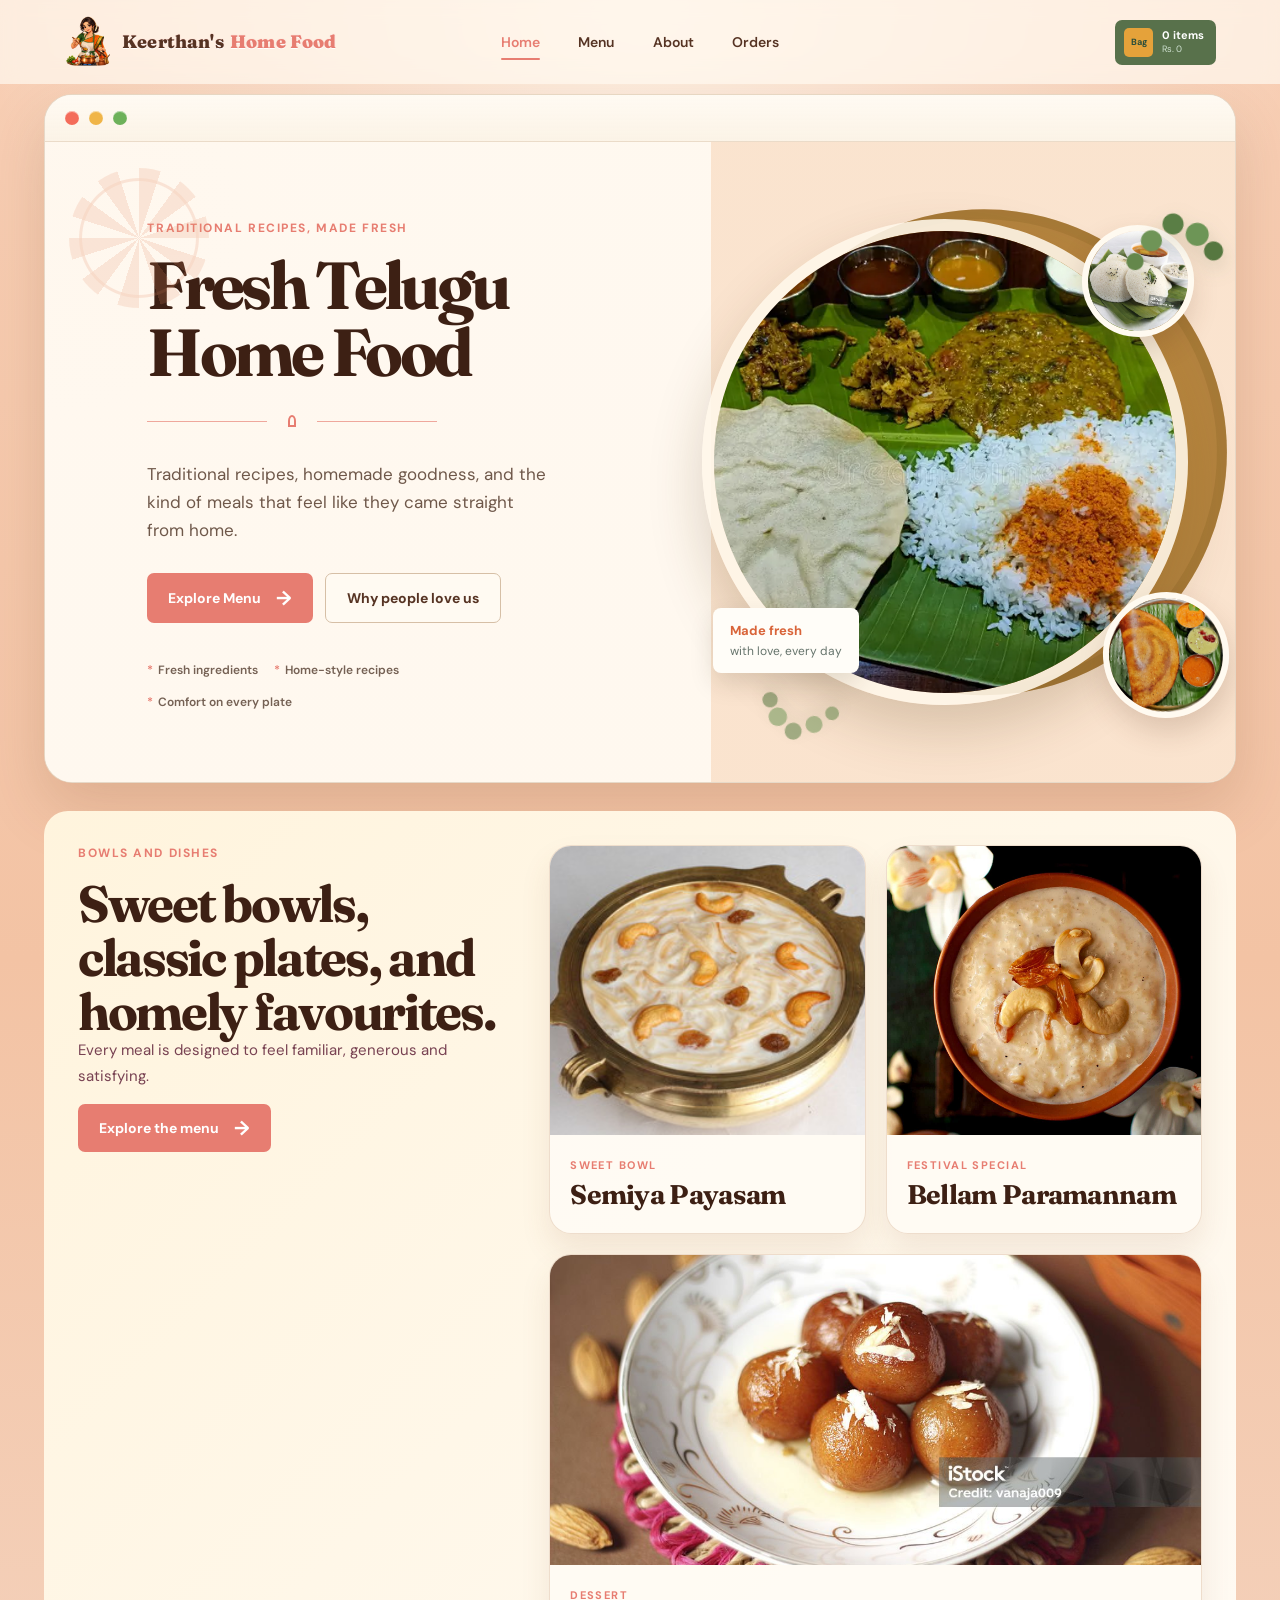
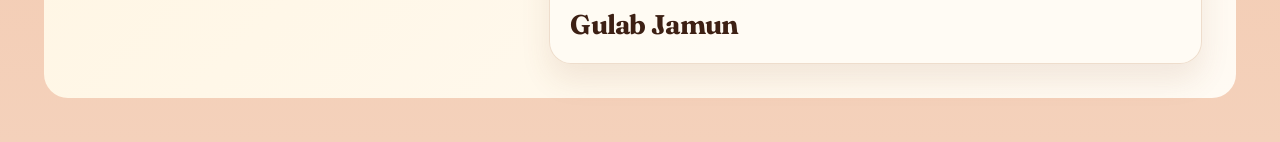
<file: index.html>
<!DOCTYPE html>
<html lang="en">
<head>
  <meta charset="UTF-8">
  <meta name="viewport" content="width=device-width, initial-scale=1.0">
  <meta name="description" content="Fresh home-style food delivered by Keerthan's Home Food.">
  <title>Keerthan's Home Food</title>
  <link rel="preconnect" href="https://fonts.googleapis.com">
  <link rel="preconnect" href="https://fonts.gstatic.com" crossorigin>
  <link href="https://fonts.googleapis.com/css2?family=DM+Sans:wght@400;500;600;700&family=Fraunces:opsz,wght@9..144,600;9..144,700&display=swap" rel="stylesheet">
  <link rel="stylesheet" href="styles.css">
</head>
<body>
  <header class="topbar">
    <a class="top-brand" href="#home" aria-label="Keerthan's Home Food home"><img src="cook-mascot.png" alt=""><span>Keerthan's <strong>Home Food</strong></span></a>
    <nav aria-label="Main navigation"><a class="active" href="index.html">Home</a><a href="menu.html">Menu</a><a href="about.html">About</a><a href="order.html">Orders</a></nav>
    <a class="order-bar" id="orders" href="order.html" aria-label="Your order: 0 items, total 0 rupees"><span class="bag-icon">Bag</span><span><strong id="order-count">0 items</strong><small id="order-total">Rs. 0</small></span></a>
  </header>
  <main class="page-shell">
    <section class="showcase-card" id="home">
      <div class="card-chrome" aria-hidden="true">
        <span class="chrome-dot chrome-red"></span>
        <span class="chrome-dot chrome-gold"></span>
        <span class="chrome-dot chrome-green"></span>
      </div>
      <section class="hero heritage-hero">
        <div class="hero-copy">
          <p class="eyebrow">Traditional recipes, made fresh</p>
          <h1>Fresh Telugu<br>Home Food</h1>
          <div class="hero-divider" aria-hidden="true"><span></span></div>
          <p class="intro">Traditional recipes, homemade goodness, and the kind of meals that feel like they came straight from home.</p>
          <div class="hero-actions"><a class="button primary" href="menu.html">Explore Menu <span>&rarr;</span></a><a class="button secondary" href="about.html">Why people love us</a></div>
          <div class="trust-row"><span>Fresh ingredients</span><span>Home-style recipes</span><span>Comfort on every plate</span></div>
        </div>
        <div class="hero-art hero-platter" aria-label="Fresh South Indian home food">
          <span class="leaf-spray leaf-spray-top" aria-hidden="true"></span>
          <span class="leaf-spray leaf-spray-bottom" aria-hidden="true"></span>
          <img src="telugu-meals-new.jpg" alt="Fresh Telugu meal on a banana leaf">
          <img class="hero-side-dish hero-side-dish-one" src="idli.jpg" alt="Soft idli side dish">
          <img class="hero-side-dish hero-side-dish-two" src="dosa.jpeg" alt="Masala dosa side dish">
          <div class="hero-note"><strong>Made fresh</strong><br>with love, every day</div>
        </div>
      </section>
    </section>
    <section class="dish-showcase menu-dish-showcase home-dish-showcase" aria-labelledby="bowls-title">
      <div class="dish-showcase-copy">
        <p class="eyebrow">Bowls and dishes</p>
        <h2 id="bowls-title">Sweet bowls, classic plates, and homely favourites.</h2>
        <p>Every meal is designed to feel familiar, generous and satisfying.</p>
        <a class="button primary" href="menu.html">Explore the menu <span>&rarr;</span></a>
      </div>
      <div class="dish-grid">
        <article class="dish-card"><img src="semiya.jpeg" alt="Semiya payasam served in a traditional bowl"><div class="dish-card-copy"><span class="dish-label">Sweet bowl</span><h3>Semiya Payasam</h3></div></article>
        <article class="dish-card"><img src="paramannam.jpg" alt="Bellam paramannam in a brass bowl"><div class="dish-card-copy"><span class="dish-label">Festival special</span><h3>Bellam Paramannam</h3></div></article>
        <article class="dish-card dish-card-wide"><img src="gulab-jamun.jpg" alt="Gulab jamun dessert served warm"><div class="dish-card-copy"><span class="dish-label">Dessert</span><h3>Gulab Jamun</h3></div></article>
      </div>
    </section>
  </main>
  <script src="app.js"></script>
</body>
</html>
</file>
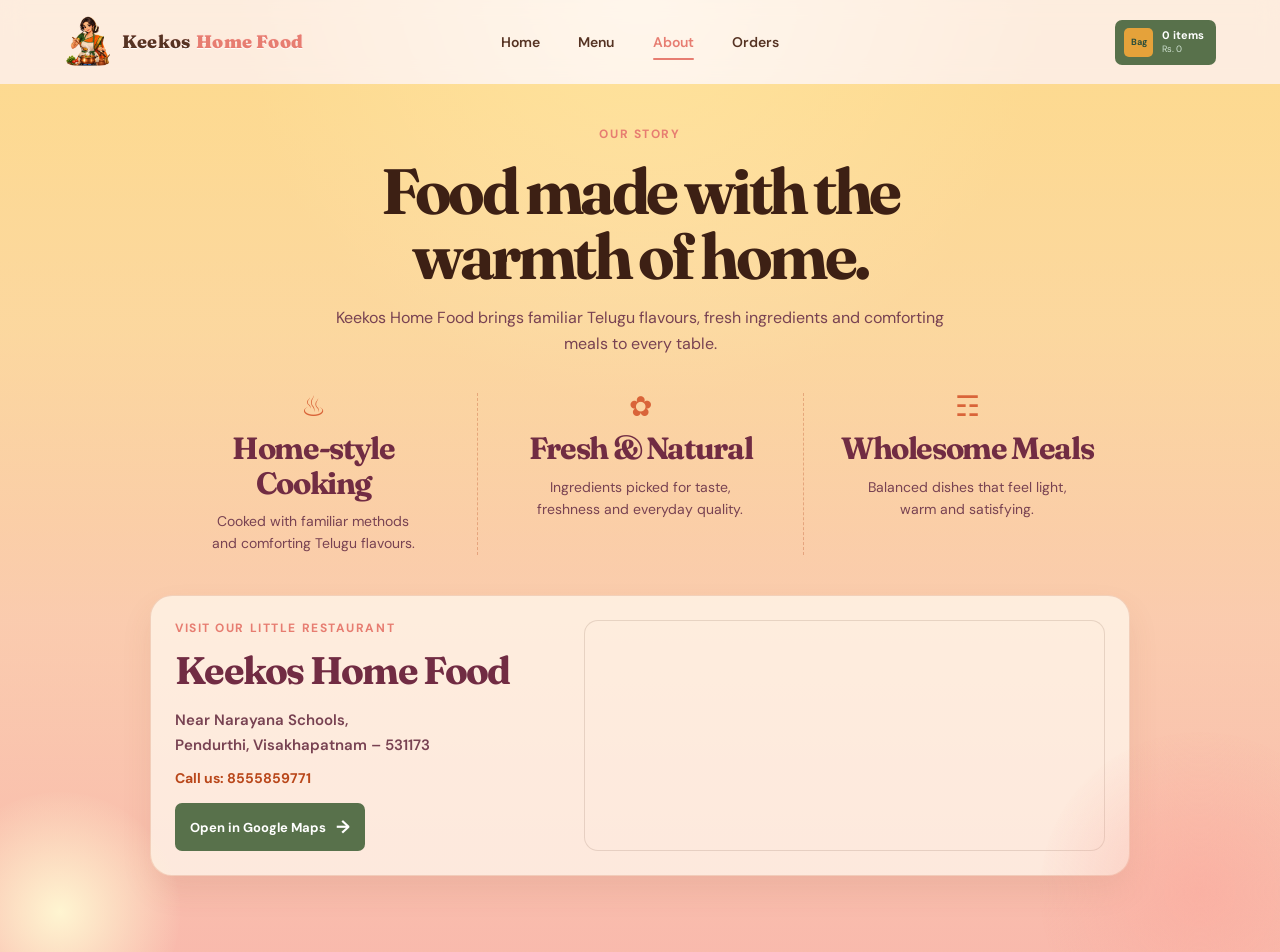
<file: about.html>
<!DOCTYPE html>
<html lang="en">
<head>
  <meta charset="UTF-8">
  <meta name="viewport" content="width=device-width, initial-scale=1.0">
  <meta name="description" content="About Keekos Home Food in Pendurthi, Visakhapatnam.">
  <title>About | Keekos Home Food</title>
  <link rel="preconnect" href="https://fonts.googleapis.com">
  <link rel="preconnect" href="https://fonts.gstatic.com" crossorigin>
  <link href="https://fonts.googleapis.com/css2?family=DM+Sans:wght@400;500;600;700&family=Fraunces:opsz,wght@9..144,600;9..144,700&display=swap" rel="stylesheet">
  <link rel="stylesheet" href="styles.css">
</head>
<body>
  <header class="topbar">
    <a class="top-brand" href="index.html" aria-label="Keekos Home Food home"><img src="cook-mascot.png" alt=""><span>Keekos <strong>Home Food</strong></span></a>
    <nav aria-label="Main navigation"><a href="index.html">Home</a><a href="menu.html">Menu</a><a class="active" href="about.html">About</a><a href="order.html">Orders</a></nav>
    <a class="order-bar" href="order.html" aria-label="Your order: 0 items, total 0 rupees"><span class="bag-icon">Bag</span><span><strong id="order-count">0 items</strong><small id="order-total">Rs. 0</small></span></a>
  </header>
  <main>
    <section class="home-story about-page" id="about">
      <div class="about-heading"><p class="eyebrow">Our story</p><h1>Food made with the warmth of home.</h1><p>Keekos Home Food brings familiar Telugu flavours, fresh ingredients and comforting meals to every table.</p></div>
      <div class="story-features">
        <article class="story-feature"><span class="feature-icon">&#9832;</span><h2>Home-style Cooking</h2><p>Cooked with familiar methods and comforting Telugu flavours.</p></article>
        <article class="story-feature"><span class="feature-icon">&#10047;</span><h2>Fresh &amp; Natural</h2><p>Ingredients picked for taste, freshness and everyday quality.</p></article>
        <article class="story-feature"><span class="feature-icon">&#9782;</span><h2>Wholesome Meals</h2><p>Balanced dishes that feel light, warm and satisfying.</p></article>
      </div>
      <section class="restaurant-location" aria-labelledby="location-title">
        <div class="location-copy"><p class="eyebrow">Visit our little restaurant</p><h2 id="location-title">Keekos Home Food</h2><p class="location-address">Near Narayana Schools,<br>Pendurthi, Visakhapatnam &ndash; 531173</p><a class="phone-link" href="tel:+918555859771">Call us: 8555859771</a><a class="map-link" href="https://www.google.com/maps/search/?api=1&amp;query=Near+Narayana+Schools%2C+Pendurthi%2C+Visakhapatnam+531173" target="_blank" rel="noopener">Open in Google Maps <span aria-hidden="true">&rarr;</span></a></div>
        <div class="location-map"><iframe title="Map to Keekos Home Food in Pendurthi, Visakhapatnam" src="https://www.google.com/maps?q=Near%20Narayana%20Schools%2C%20Pendurthi%2C%20Visakhapatnam%20531173&amp;output=embed" loading="lazy"></iframe></div>
      </section>
    </section>
  </main>
  <script src="app.js"></script>
</body>
</html>
</file>
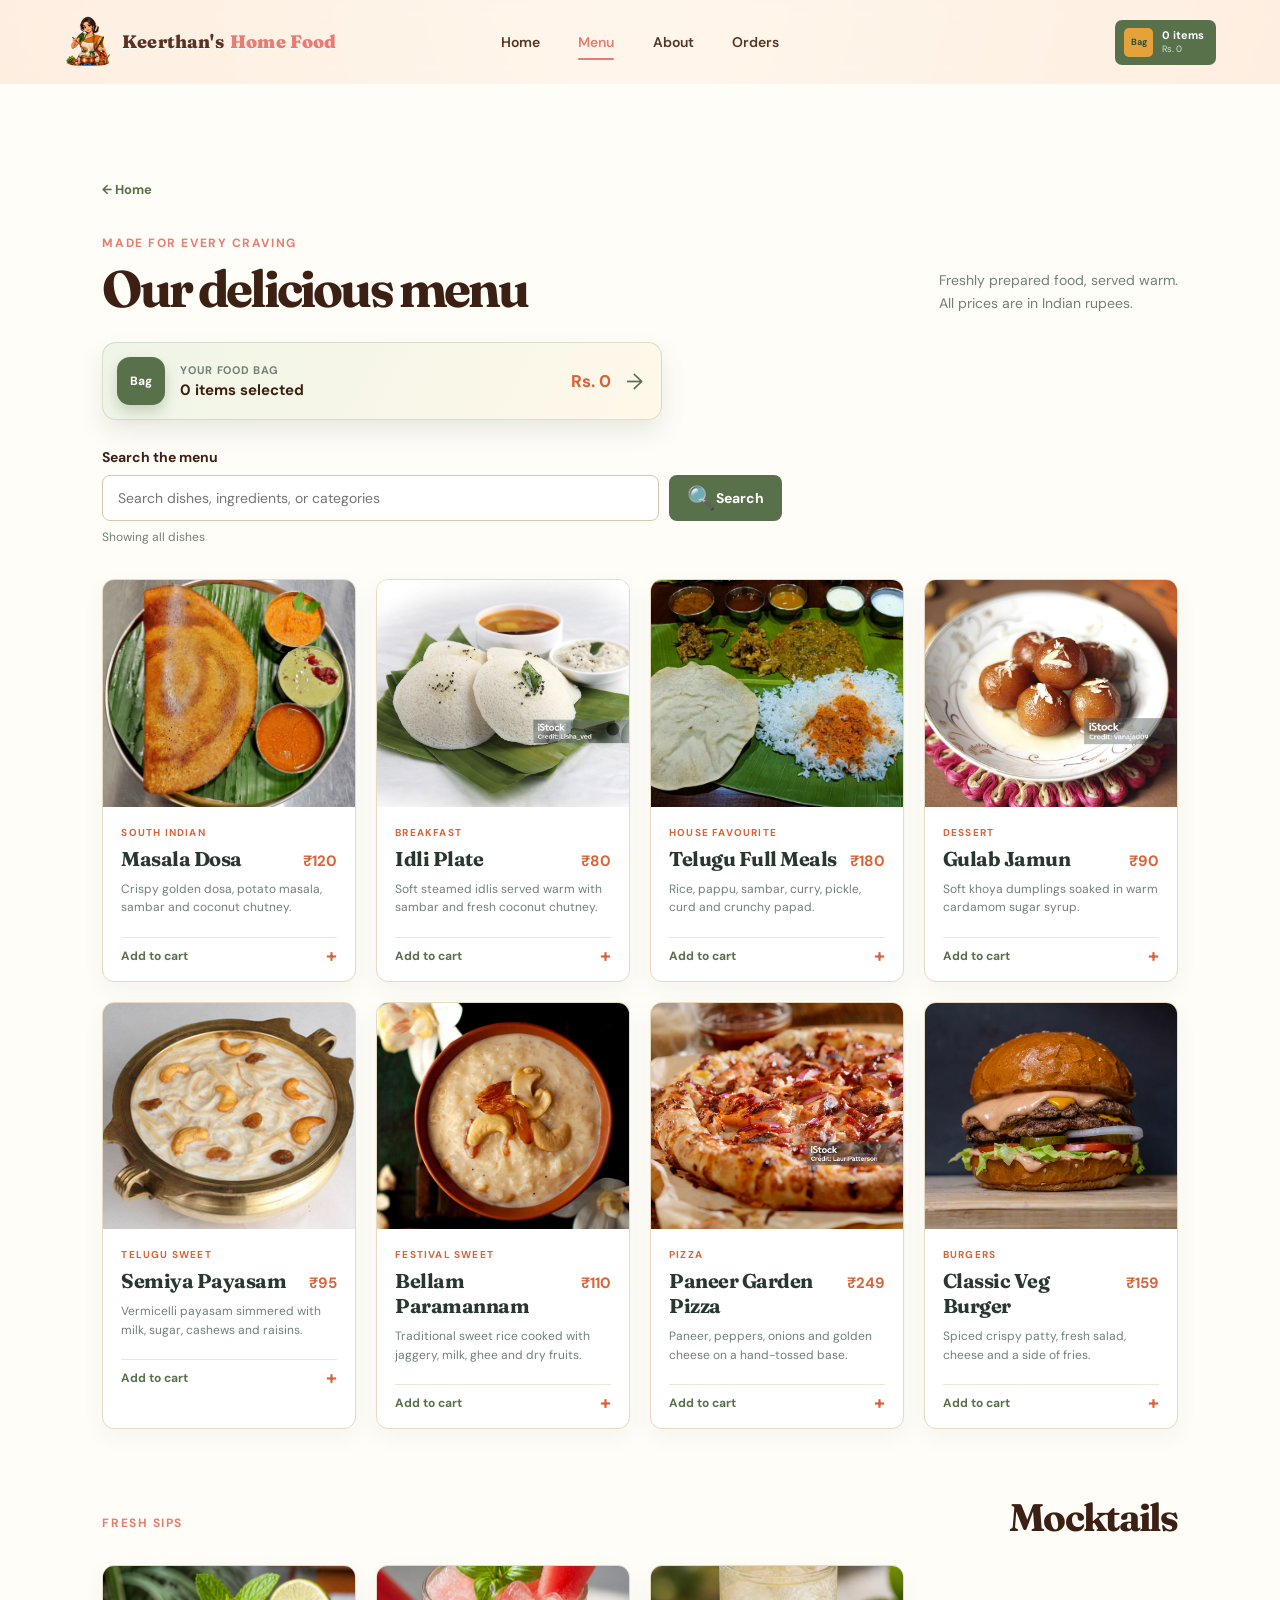
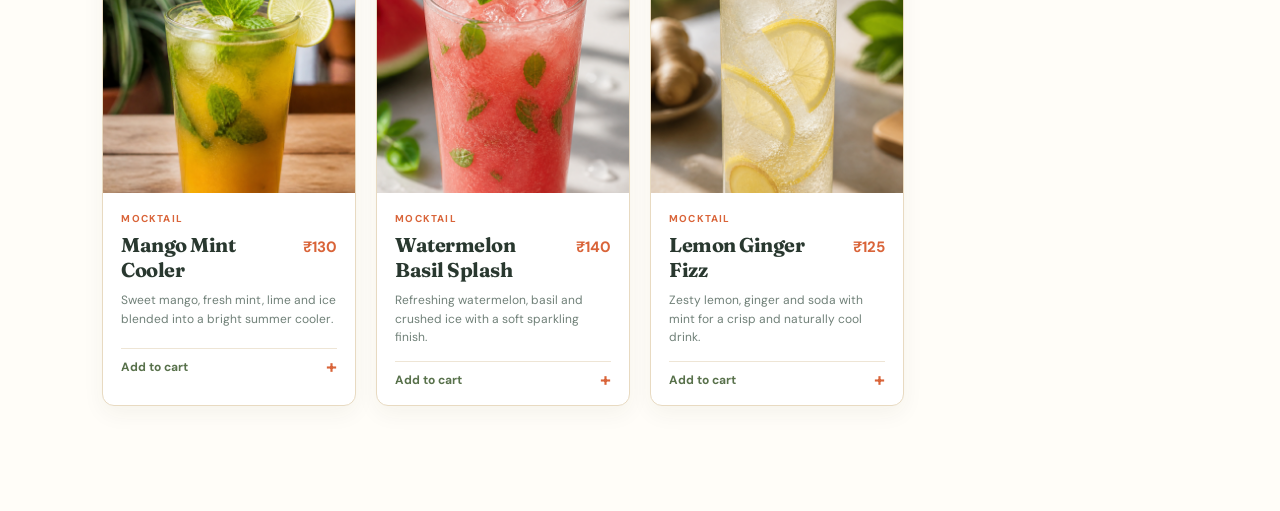
<file: menu.html>
<!DOCTYPE html>
<html lang="en">
<head>
  <meta charset="UTF-8">
  <meta name="viewport" content="width=device-width, initial-scale=1.0">
  <meta name="description" content="Menu for Keerthan's Home Food.">
  <title>Menu | Keerthan's Home Food</title>
  <link rel="preconnect" href="https://fonts.googleapis.com">
  <link rel="preconnect" href="https://fonts.gstatic.com" crossorigin>
  <link href="https://fonts.googleapis.com/css2?family=DM+Sans:wght@400;500;600;700&family=Fraunces:opsz,wght@9..144,600;9..144,700&display=swap" rel="stylesheet">
  <link rel="stylesheet" href="styles.css">
</head>
<body>
  <header class="topbar">
    <a class="top-brand" href="index.html" aria-label="Keerthan's Home Food home"><img src="cook-mascot.png" alt=""><span>Keerthan's <strong>Home Food</strong></span></a>
    <nav aria-label="Main navigation"><a href="index.html">Home</a><a class="active" href="menu.html">Menu</a><a href="about.html">About</a><a href="order.html">Orders</a></nav>
    <a class="order-bar" id="orders" href="order.html" aria-label="Your order: 0 items, total 0 rupees"><span class="bag-icon">Bag</span><span><strong id="order-count">0 items</strong><small id="order-total">Rs. 0</small></span></a>
  </header>
  <main>
    <section class="menu-section" id="menu">
      <a class="back-home" href="index.html">&larr; Home</a>
      <div class="section-heading"><div><p class="eyebrow">Made for every craving</p><h1>Our delicious menu</h1></div><p>Freshly prepared food, served warm.<br>All prices are in Indian rupees.</p></div>
      <a class="menu-cart-bag" href="order.html" aria-label="View your cart and place an order">
        <span class="menu-cart-icon" aria-hidden="true">Bag</span>
        <span class="menu-cart-copy"><small>Your food bag</small><strong><span data-order-count>0 items</span> selected</strong></span>
        <span class="menu-cart-total" data-order-total>Rs. 0</span>
        <span class="menu-cart-arrow" aria-hidden="true">&rarr;</span>
      </a>
      <form class="menu-search" role="search">
        <label for="dish-search">Search the menu</label>
        <div class="search-controls">
          <input id="dish-search" type="search" placeholder="Search dishes, ingredients, or categories" autocomplete="off" aria-describedby="search-status">
          <button class="search-button" type="submit"><span aria-hidden="true">&#128269;</span> Search</button>
        </div>
        <p class="search-status" id="search-status" aria-live="polite">Showing all dishes</p>
      </form>
      <div class="menu-grid">
        <article class="food-card"><img src="dosa.jpeg" alt="Crispy masala dosa served with sambar and coconut chutney"><div class="card-content"><div class="card-label">South Indian</div><div class="food-title"><h3>Masala Dosa</h3><strong>&#8377;120</strong></div><p>Crispy golden dosa, potato masala, sambar and coconut chutney.</p><button class="add-item" data-price="120">Add to order <span>+</span></button></div></article>
        <article class="food-card"><img src="idli.jpg" alt="Soft idli served with sambar and chutney"><div class="card-content"><div class="card-label">Breakfast</div><div class="food-title"><h3>Idli Plate</h3><strong>&#8377;80</strong></div><p>Soft steamed idlis served warm with sambar and fresh coconut chutney.</p><button class="add-item" data-price="80">Add to order <span>+</span></button></div></article>
        <article class="food-card"><img src="telugu-meals-new.jpg" alt="Traditional Telugu vegetarian meal served on a banana leaf"><div class="card-content"><div class="card-label">House favourite</div><div class="food-title"><h3>Telugu Full Meals</h3><strong>&#8377;180</strong></div><p>Rice, pappu, sambar, curry, pickle, curd and crunchy papad.</p><button class="add-item" data-price="180">Add to order <span>+</span></button></div></article>
        <article class="food-card"><img src="gulab-jamun.jpg" alt="Warm gulab jamun served in sugar syrup"><div class="card-content"><div class="card-label">Dessert</div><div class="food-title"><h3>Gulab Jamun</h3><strong>&#8377;90</strong></div><p>Soft khoya dumplings soaked in warm cardamom sugar syrup.</p><button class="add-item" data-price="90">Add to order <span>+</span></button></div></article>
        <article class="food-card"><img src="semiya.jpeg" alt="Semiya payasam served in a traditional bowl"><div class="card-content"><div class="card-label">Telugu sweet</div><div class="food-title"><h3>Semiya Payasam</h3><strong>&#8377;95</strong></div><p>Vermicelli payasam simmered with milk, sugar, cashews and raisins.</p><button class="add-item" data-price="95">Add to order <span>+</span></button></div></article>
        <article class="food-card"><img src="paramannam.jpg" alt="Bellam paramannam made with rice, jaggery and ghee"><div class="card-content"><div class="card-label">Festival sweet</div><div class="food-title"><h3>Bellam Paramannam</h3><strong>&#8377;110</strong></div><p>Traditional sweet rice cooked with jaggery, milk, ghee and dry fruits.</p><button class="add-item" data-price="110">Add to order <span>+</span></button></div></article>
        <article class="food-card"><img src="paneer-pizza-new.jpg" alt="Paneer and vegetable pizza with melted cheese"><div class="card-content"><div class="card-label">Pizza</div><div class="food-title"><h3>Paneer Garden Pizza</h3><strong>&#8377;249</strong></div><p>Paneer, peppers, onions and golden cheese on a hand-tossed base.</p><button class="add-item" data-price="249">Add to order <span>+</span></button></div></article>
        <article class="food-card"><img src="veg-burger-new.jpg" alt="Vegetarian burger with crispy patty and fries"><div class="card-content"><div class="card-label">Burgers</div><div class="food-title"><h3>Classic Veg Burger</h3><strong>&#8377;159</strong></div><p>Spiced crispy patty, fresh salad, cheese and a side of fries.</p><button class="add-item" data-price="159">Add to order <span>+</span></button></div></article>
      </div>
      <div class="menu-subsection">
        <div class="subsection-heading">
          <p class="eyebrow">Fresh sips</p>
          <h2>Mocktails</h2>
        </div>
        <div class="menu-grid">
          <article class="food-card"><img src="mango-mint-mocktail.png" alt="Mango mint mocktail served chilled with mint leaves and lime"><div class="card-content"><div class="card-label">Mocktail</div><div class="food-title"><h3>Mango Mint Cooler</h3><strong>&#8377;130</strong></div><p>Sweet mango, fresh mint, lime and ice blended into a bright summer cooler.</p><button class="add-item" data-price="130">Add to order <span>+</span></button></div></article>
          <article class="food-card"><img src="watermelon-basil-mocktail.png" alt="Watermelon basil mocktail with crushed ice and basil leaves"><div class="card-content"><div class="card-label">Mocktail</div><div class="food-title"><h3>Watermelon Basil Splash</h3><strong>&#8377;140</strong></div><p>Refreshing watermelon, basil and crushed ice with a soft sparkling finish.</p><button class="add-item" data-price="140">Add to order <span>+</span></button></div></article>
          <article class="food-card"><img src="lemon-ginger-fizz-mocktail.png" alt="Lemon ginger fizz mocktail with lemon slices and mint"><div class="card-content"><div class="card-label">Mocktail</div><div class="food-title"><h3>Lemon Ginger Fizz</h3><strong>&#8377;125</strong></div><p>Zesty lemon, ginger and soda with mint for a crisp and naturally cool drink.</p><button class="add-item" data-price="125">Add to order <span>+</span></button></div></article>
        </div>
      </div>
      <p class="no-search-results" hidden>No dishes match your search. Try a different name, ingredient, or category.</p>
    </section>
  </main>
  <script src="app.js"></script>
</body>
</html>
</file>
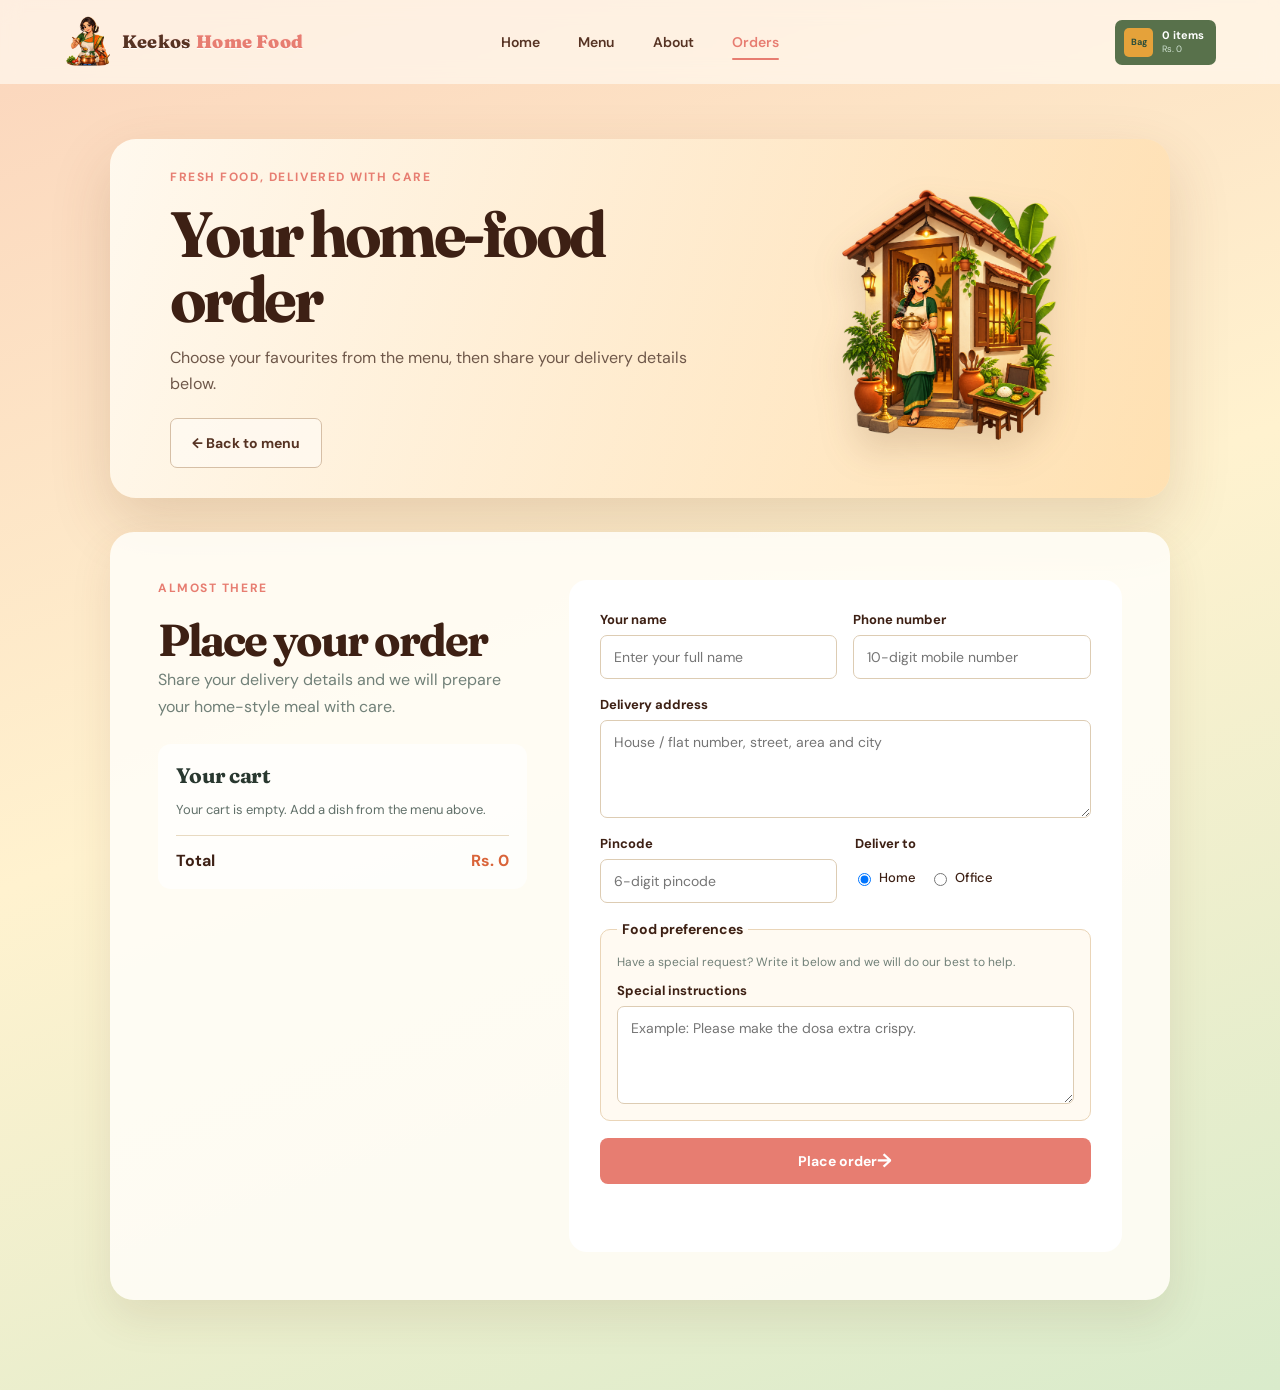
<file: order.html>
<!DOCTYPE html>
<html lang="en">
<head>
  <meta charset="UTF-8">
  <meta name="viewport" content="width=device-width, initial-scale=1.0">
  <meta name="description" content="Place an order with Keekos Home Food.">
  <title>Place Order | Keekos Home Food</title>
  <link rel="preconnect" href="https://fonts.googleapis.com">
  <link rel="preconnect" href="https://fonts.gstatic.com" crossorigin>
  <link href="https://fonts.googleapis.com/css2?family=DM+Sans:wght@400;500;600;700&family=Fraunces:opsz,wght@9..144,600;9..144,700&display=swap" rel="stylesheet">
  <link rel="stylesheet" href="styles.css">
</head>
<body class="order-page">
  <header class="topbar">
    <a class="top-brand" href="index.html" aria-label="Keekos Home Food home"><img src="cook-mascot.png" alt=""><span>Keekos <strong>Home Food</strong></span></a>
    <nav aria-label="Main navigation"><a href="index.html">Home</a><a href="menu.html">Menu</a><a href="about.html">About</a><a class="active" href="order.html">Orders</a></nav>
    <a class="order-bar" href="#order-form" aria-label="Your order: 0 items, total 0 rupees"><span class="bag-icon">Bag</span><span><strong id="order-count">0 items</strong><small id="order-total">Rs. 0</small></span></a>
  </header>
  <main class="order-page-main">
    <section class="order-hero">
      <div><p class="eyebrow">Fresh food, delivered with care</p><h1>Your home-food order</h1><p>Choose your favourites from the menu, then share your delivery details below.</p><a class="button secondary" href="menu.html">&larr; Back to menu</a></div>
      <img src="keekos-restaurant-anime.png" alt="Cute illustration of a welcoming Keekos Home Food restaurant cook">
    </section>
    <section class="checkout-section" aria-labelledby="checkout-title">
      <div class="checkout-intro">
        <p class="eyebrow">Almost there</p>
        <h2 id="checkout-title">Place your order</h2>
        <p>Share your delivery details and we will prepare your home-style meal with care.</p>
        <div class="checkout-summary" aria-live="polite">
          <h3>Your cart</h3>
          <ul class="checkout-items" id="checkout-items"><li>Your cart is empty. Add a dish from the menu.</li></ul>
          <p class="checkout-total">Total <strong id="checkout-total">Rs. 0</strong></p>
        </div>
      </div>
      <form class="order-form" id="order-form">
        <div class="form-row">
          <label for="customer-name">Your name<input id="customer-name" name="name" type="text" autocomplete="name" placeholder="Enter your full name" required></label>
          <label for="customer-phone">Phone number<input id="customer-phone" name="phone" type="tel" inputmode="numeric" autocomplete="tel" placeholder="10-digit mobile number" pattern="[0-9]{10}" required></label>
        </div>
        <label for="customer-address">Delivery address<textarea id="customer-address" name="address" autocomplete="street-address" placeholder="House / flat number, street, area and city" required></textarea></label>
        <div class="form-row">
          <label for="customer-pincode">Pincode<input id="customer-pincode" name="pincode" type="text" inputmode="numeric" autocomplete="postal-code" placeholder="6-digit pincode" pattern="[0-9]{6}" required></label>
          <fieldset class="delivery-type"><legend>Deliver to</legend><label><input type="radio" name="delivery-type" value="Home" checked> Home</label><label><input type="radio" name="delivery-type" value="Office"> Office</label></fieldset>
        </div>
        <fieldset class="order-customizations">
          <legend>Food preferences</legend>
          <p>Have a special request? Write it below and we will do our best to help.</p>
          <label for="special-instructions">Special instructions<textarea id="special-instructions" name="special-instructions" placeholder="Example: Please make the dosa extra crispy."></textarea></label>
        </fieldset>
        <button class="place-order" type="submit">Place order <span aria-hidden="true">&rarr;</span></button>
        <p class="form-message" id="form-message" aria-live="polite"></p>
      </form>
    </section>
  </main>
  <script src="app.js"></script>
</body>
</html>
</file>
<file: styles.css>
:root {
  --ink: #3d2014;
  --orange: #d96439;
  --orange-deep: #b9471a;
  --cream: #fff8ea;
  --green: #58714b;
  --line: #e8dac1;
  --paper: #fffaf1;
  --peach: #f7c7a8;
  --rose: #e77d71;
  --shadow: 0 24px 60px rgba(117, 66, 35, .18);
}

* { box-sizing: border-box; }
html { scroll-behavior: smooth; }
body {
  margin: 0;
  background:
    radial-gradient(circle at top, rgba(255, 244, 232, .92), transparent 35%),
    linear-gradient(180deg, #f8cfb5 0%, #f3c3a4 55%, #f4d1bb 100%);
  color: var(--ink);
  font-family: "DM Sans", sans-serif;
}

.topbar {
  min-height: 84px;
  display: grid;
  grid-template-columns: 1fr auto 1fr;
  align-items: center;
  gap: 25px;
  padding: 12px clamp(24px, 5vw, 84px);
  background: rgba(255, 248, 239, .72);
  backdrop-filter: blur(10px);
}

.top-brand {
  display: inline-flex;
  align-items: center;
  gap: 10px;
  color: #563323;
  font: 800 18px/1 "Fraunces", serif;
  letter-spacing: .01em;
  text-decoration: none;
}

.top-brand img {
  width: 48px;
  height: 53px;
  object-fit: contain;
  object-position: center top;
}

.top-brand span { text-shadow: 0 1px 0 #fff, 0 0 1px rgba(237, 28, 61, .25); }
.top-brand strong { display: inline-block; margin-left: 2px; color: var(--rose); font-weight: 900; }

nav { display: flex; align-items: center; gap: clamp(20px, 3vw, 42px); }
nav a { position: relative; padding: 16px 0; color: #563323; font-size: 14px; font-weight: 600; text-decoration: none; }
nav a:hover, nav a.active { color: var(--rose); }
nav a.active::after {
  content: "";
  position: absolute;
  right: 0;
  bottom: 7px;
  left: 0;
  height: 2px;
  border-radius: 2px;
  background: var(--rose);
}

.order-bar {
  justify-self: end;
  display: inline-flex;
  align-items: center;
  gap: 9px;
  padding: 8px 12px 8px 9px;
  border-radius: 7px;
  background: var(--green);
  color: white;
  font-size: 11px;
  line-height: 1.2;
  text-decoration: none;
}

.order-bar strong, .order-bar small { display: block; }
.order-bar strong { font-size: 11px; }
.order-bar small { margin-top: 2px; color: #cee0d0; }

.bag-icon {
  display: grid;
  place-items: center;
  width: 29px;
  height: 29px;
  border-radius: 5px;
  background: #e5a23a;
  color: #284d3b;
  font-size: 9px;
  font-weight: 700;
}

h1, h2, h3, p { margin-top: 0; }
h1, h2, h3 { font-family: "Fraunces", serif; }
h2 { margin: 0; font-size: clamp(34px, 3.5vw, 52px); letter-spacing: -.045em; }
h3 { margin-bottom: 0; color: #29382f; font-size: 20px; letter-spacing: -.025em; }

.eyebrow {
  margin: 0 0 16px;
  color: var(--rose);
  font-size: 12px;
  font-weight: 700;
  letter-spacing: .13em;
  text-transform: uppercase;
}

.page-shell {
  padding: 10px clamp(18px, 4vw, 44px) 44px;
}

.showcase-card {
  width: min(100%, 1360px);
  margin: 0 auto;
  border: 1px solid rgba(186, 146, 104, .35);
  border-radius: 28px;
  overflow: hidden;
  background:
    linear-gradient(180deg, rgba(255, 255, 255, .75), rgba(255, 250, 242, .92)),
    var(--paper);
  box-shadow: var(--shadow);
}

.card-chrome {
  display: flex;
  align-items: center;
  gap: 10px;
  padding: 16px 20px;
  border-bottom: 1px solid rgba(215, 189, 160, .5);
  background: linear-gradient(180deg, rgba(255, 250, 242, .95), rgba(251, 242, 228, .9));
}

.chrome-dot {
  width: 14px;
  height: 14px;
  border-radius: 50%;
  box-shadow: inset 0 1px 0 rgba(255, 255, 255, .5);
}

.chrome-red { background: #f46c5a; }
.chrome-gold { background: #f0b548; }
.chrome-green { background: #6db15a; }

.hero {
  min-height: 640px;
  display: grid;
  grid-template-columns: minmax(0, 1fr) minmax(420px, .95fr);
  overflow: hidden;
}

.heritage-hero {
  position: relative;
  background:
    linear-gradient(90deg, rgba(255, 248, 239, .97) 0%, rgba(255, 248, 239, .97) 56%, rgba(250, 226, 204, .94) 56%),
    radial-gradient(circle at 0 10%, rgba(245, 208, 163, .45), transparent 20%);
}

.heritage-hero::before {
  content: "";
  position: absolute;
  top: 26px;
  left: 24px;
  width: 140px;
  height: 140px;
  border-radius: 50%;
  opacity: .35;
  background:
    radial-gradient(circle at center, transparent 57%, rgba(229, 142, 104, .55) 58% 60%, transparent 61%),
    conic-gradient(from 0deg, rgba(229, 142, 104, .5) 0 18deg, transparent 18deg 36deg, rgba(229, 142, 104, .5) 36deg 54deg, transparent 54deg 72deg, rgba(229, 142, 104, .5) 72deg 90deg, transparent 90deg 108deg, rgba(229, 142, 104, .5) 108deg 126deg, transparent 126deg 144deg, rgba(229, 142, 104, .5) 144deg 162deg, transparent 162deg 180deg, rgba(229, 142, 104, .5) 180deg 198deg, transparent 198deg 216deg, rgba(229, 142, 104, .5) 216deg 234deg, transparent 234deg 252deg, rgba(229, 142, 104, .5) 252deg 270deg, transparent 270deg 288deg, rgba(229, 142, 104, .5) 288deg 306deg, transparent 306deg 324deg, rgba(229, 142, 104, .5) 324deg 342deg, transparent 342deg 360deg);
}

.hero-copy {
  padding: 58px clamp(28px, 8vw, 140px) 52px;
  display: flex;
  flex-direction: column;
  justify-content: center;
}

h1 {
  max-width: 660px;
  margin-bottom: 21px;
  font-size: clamp(43px, 5.2vw, 75px);
  line-height: 1.02;
  letter-spacing: -.055em;
}

.intro {
  max-width: 510px;
  margin-bottom: 29px;
  color: #6f584a;
  font-size: 17px;
  line-height: 1.65;
}

.hero-divider {
  display: flex;
  align-items: center;
  width: min(100%, 290px);
  margin: 0 0 26px;
  color: var(--rose);
}

.hero-divider::before,
.hero-divider::after {
  content: "";
  flex: 1;
  height: 1px;
  background: rgba(231, 125, 113, .65);
}

.hero-divider span {
  position: relative;
  width: 26px;
  height: 26px;
  margin: 0 12px;
}

.hero-divider span::before,
.hero-divider span::after {
  content: "";
  position: absolute;
  inset: 7px 9px;
  border: 2px solid currentColor;
  border-top-left-radius: 100% 100%;
  border-top-right-radius: 100% 100%;
  border-bottom: 0;
}

.hero-divider span::after {
  transform: rotate(180deg);
  inset: auto 9px 7px;
}

.hero-actions { display: flex; flex-wrap: wrap; gap: 12px; }

.button {
  display: inline-flex;
  align-items: center;
  gap: 15px;
  padding: 15px 21px;
  border-radius: 7px;
  font-size: 14px;
  font-weight: 700;
  text-decoration: none;
  transition: transform .2s ease, background .2s ease;
}

.button:hover, button:hover { transform: translateY(-2px); }
.primary { background: var(--rose); color: white; }
.primary span { font-size: 20px; line-height: 0; }
.secondary { border: 1px solid #d6bfa6; color: #563323; background: rgba(255, 251, 244, .7); }

.trust-row {
  display: flex;
  flex-wrap: wrap;
  gap: 16px;
  margin-top: 39px;
  color: #756154;
  font-size: 12px;
  font-weight: 600;
}

.trust-row span::before { content: "*"; margin-right: 5px; color: var(--rose); }

.hero-art {
  position: relative;
  display: grid;
  place-items: center;
  min-height: 550px;
}

.hero-platter::before {
  content: "";
  position: absolute;
  width: min(38vw, 560px);
  height: min(38vw, 560px);
  border-radius: 50%;
  background: radial-gradient(circle, #e8ba65 0%, #b8863f 62%, rgba(141, 100, 38, .85) 100%);
  transform: translate(8%, -2%);
  box-shadow: inset 0 0 0 10px rgba(122, 84, 26, .2);
}

.hero-art > img:not(.hero-side-dish) {
  position: relative;
  z-index: 1;
  width: min(38vw, 540px);
  height: min(38vw, 540px);
  border-radius: 50%;
  object-fit: cover;
  border: 12px solid rgba(255, 248, 234, .88);
  box-shadow: 0 25px 55px rgba(82, 55, 15, .2);
}

.hero-side-dish {
  position: absolute;
  z-index: 2;
  object-fit: cover;
  border: 6px solid #fffaf0;
  border-radius: 50%;
  box-shadow: 0 14px 28px rgba(91, 52, 28, .18);
}

.hero-side-dish-one { top: 13%; right: 7%; width: 112px; height: 112px; transform: rotate(9deg); }
.hero-side-dish-two { bottom: 10%; right: 1%; width: 126px; height: 126px; transform: rotate(-10deg); }

.hero-note {
  position: absolute;
  z-index: 3;
  left: 10%;
  bottom: 17%;
  padding: 13px 17px;
  border-radius: 8px;
  background: #fffdf8;
  color: #66746c;
  font-size: 12px;
  line-height: 1.55;
  box-shadow: 0 11px 25px rgba(50, 38, 18, .13);
}

.hero-note strong { color: var(--orange); font-size: 13px; }

.leaf-spray {
  position: absolute;
  z-index: 3;
  width: 110px;
  height: 80px;
}

.leaf-spray::before {
  content: "";
  position: absolute;
  inset: 0;
  background:
    radial-gradient(circle at 18% 62%, #64874b 0 8px, transparent 9px),
    radial-gradient(circle at 36% 40%, #6f9457 0 10px, transparent 11px),
    radial-gradient(circle at 58% 24%, #5a7e45 0 10px, transparent 11px),
    radial-gradient(circle at 78% 42%, #6d9556 0 11px, transparent 12px),
    radial-gradient(circle at 90% 66%, #567740 0 9px, transparent 10px);
  filter: drop-shadow(0 8px 10px rgba(65, 84, 48, .18));
}

.leaf-spray-top { top: 10%; right: 2%; transform: rotate(-10deg); }
.leaf-spray-bottom { bottom: 4%; left: 16%; transform: rotate(190deg) scale(.8); opacity: .55; }

.home-story {
  position: relative;
  display: grid;
  grid-template-columns: 1fr;
  gap: 40px;
  padding: 42px clamp(28px, 8vw, 120px) 76px;
  overflow: hidden;
  background:
    linear-gradient(180deg, rgba(255, 222, 133, .75) 0%, rgba(255, 223, 153, .68) 28%, rgba(253, 205, 176, .72) 62%, rgba(250, 179, 168, .78) 100%);
  color: #712c43;
}
.about-page { min-height: calc(100vh - 84px); }
.about-heading { width: min(100%, 980px); margin: 0 auto -4px; text-align: center; }
.about-heading h1 { max-width: 680px; margin: 0 auto 16px; color: var(--ink); font-size: clamp(40px, 5vw, 65px); }
.about-heading > p:not(.eyebrow) { max-width: 620px; margin: 0 auto; color: #784252; line-height: 1.65; }

.home-story::before,
.home-story::after {
  content: "";
  position: absolute;
  pointer-events: none;
  border-radius: 50%;
}

.home-story::before {
  left: -60px;
  bottom: -80px;
  width: 240px;
  height: 240px;
  background: radial-gradient(circle, rgba(255, 248, 211, .95) 0%, rgba(255, 248, 211, 0) 72%);
}

.home-story::after {
  right: -80px;
  bottom: -100px;
  width: 320px;
  height: 320px;
  background: radial-gradient(circle, rgba(251, 168, 156, .55) 0%, rgba(251, 168, 156, 0) 72%);
}

.story-features {
  display: grid;
  grid-template-columns: repeat(3, minmax(0, 1fr));
  width: min(100%, 980px);
  margin: 0 auto;
}

.story-feature { padding: 0 28px; text-align: center; }
.story-feature + .story-feature { border-left: 1px dashed rgba(205, 114, 74, .45); }

.story-feature h2 {
  margin-bottom: 10px;
  font-size: clamp(24px, 2.4vw, 34px);
  line-height: 1.12;
}

.story-feature p {
  max-width: 220px;
  margin: 0 auto;
  color: #784252;
  font-size: 14px;
  line-height: 1.6;
}

.feature-icon { display: block; margin-bottom: 10px; color: var(--orange); font-size: 28px; line-height: 1; }

.restaurant-location { display: grid; grid-template-columns: minmax(220px, .85fr) minmax(300px, 1.15fr); gap: 24px; align-items: stretch; width: min(100%, 980px); margin: 0 auto; padding: 24px; border: 1px solid rgba(205, 114, 74, .24); border-radius: 22px; background: rgba(255, 251, 241, .7); box-shadow: 0 15px 30px rgba(138, 79, 48, .1); }
.location-copy { display: flex; flex-direction: column; align-items: flex-start; justify-content: center; }
.location-copy .eyebrow { margin-bottom: 10px; }
.location-copy h2 { margin-bottom: 14px; font-size: clamp(28px, 3vw, 40px); }
.location-address { margin-bottom: 20px; color: #784252; font-size: 15px; font-style: normal; font-weight: 600; line-height: 1.65; }
.phone-link { margin: -8px 0 16px; color: var(--orange-deep); font-size: 14px; font-weight: 700; text-decoration: none; }
.phone-link:hover { text-decoration: underline; }
.map-link { display: inline-flex; align-items: center; gap: 10px; padding: 12px 15px; border-radius: 7px; background: var(--green); color: white; font-size: 13px; font-weight: 700; text-decoration: none; transition: transform .2s ease, background .2s ease; }
.map-link:hover { background: #415d37; transform: translateY(-2px); }
.map-link span { font-size: 18px; }
.location-illustration { align-self: end; width: 100%; max-height: 220px; object-fit: contain; object-position: center bottom; filter: drop-shadow(0 12px 14px rgba(107, 64, 33, .16)); }
.location-map { min-height: 215px; overflow: hidden; border-radius: 14px; box-shadow: inset 0 0 0 1px rgba(91, 52, 28, .14); }
.location-map iframe { display: block; width: 100%; height: 100%; min-height: 215px; border: 0; }

.palette-section {
  display: grid;
  grid-template-columns: minmax(0, .95fr) minmax(0, 1.05fr);
  gap: 28px;
  align-items: center;
  padding: 28px 30px;
  border: 1px solid rgba(205, 114, 74, .2);
  border-radius: 26px;
  background: rgba(255, 249, 241, .58);
  box-shadow: inset 0 1px 0 rgba(255, 255, 255, .45);
}

.palette-copy p:not(.eyebrow) {
  max-width: 500px;
  margin-bottom: 0;
  color: #784252;
  font-size: 15px;
  line-height: 1.7;
}

.palette-grid {
  display: grid;
  grid-template-columns: repeat(4, minmax(0, 1fr));
  gap: 14px;
}

.palette-card {
  padding: 14px;
  border-radius: 18px;
  background: rgba(255, 253, 248, .92);
  box-shadow: 0 12px 24px rgba(138, 79, 48, .08);
  text-align: center;
}

.palette-card strong,
.palette-card small {
  display: block;
}

.palette-card strong {
  margin-top: 12px;
  color: var(--ink);
  font-size: 14px;
}

.palette-card small {
  margin-top: 4px;
  color: #9a6b5d;
  font-size: 12px;
  letter-spacing: .06em;
  text-transform: uppercase;
}

.palette-swatch {
  display: block;
  width: 100%;
  aspect-ratio: 1 / .8;
  border: 1px solid rgba(110, 76, 42, .12);
  border-radius: 14px;
}

.palette-cream { background: var(--cream); }
.palette-orange { background: var(--orange); }
.palette-green { background: var(--green); }
.palette-rose { background: var(--rose); }

.dish-showcase {
  display: grid;
  grid-template-columns: minmax(0, .8fr) minmax(0, 1.2fr);
  gap: 36px;
  align-items: start;
}

.dish-showcase-copy h2 {
  max-width: 480px;
  font-size: clamp(34px, 4vw, 54px);
  line-height: 1.05;
}

.dish-showcase-copy p:not(.eyebrow) {
  max-width: 430px;
  color: #784252;
  font-size: 15px;
  line-height: 1.7;
}
.menu-dish-showcase { margin-top: 68px; padding: 34px; border-radius: 24px; background: linear-gradient(135deg, #fff4dd, #fffaf3); }
.home-dish-showcase { width: min(100%, 1360px); margin: 28px auto 0; }

.dish-grid {
  display: grid;
  grid-template-columns: repeat(2, minmax(0, 1fr));
  gap: 20px;
}

.dish-card {
  overflow: hidden;
  border: 1px solid rgba(194, 144, 103, .28);
  border-radius: 22px;
  background: rgba(255, 251, 244, .9);
  box-shadow: 0 16px 30px rgba(138, 79, 48, .11);
}

.dish-card img {
  display: block;
  width: 100%;
  aspect-ratio: 1 / .92;
  object-fit: cover;
}

.dish-card-copy { padding: 18px 20px 22px; }

.dish-label {
  display: inline-block;
  margin-bottom: 6px;
  color: var(--rose);
  font-size: 11px;
  font-weight: 700;
  letter-spacing: .13em;
  text-transform: uppercase;
}

.dish-card h3 { font-size: 27px; color: var(--ink); }
.dish-card-wide { grid-column: 1 / -1; }
.dish-card-wide img { aspect-ratio: 2.1 / 1; }

.menu-section { padding: 94px clamp(28px, 8vw, 140px) 105px; background: #fffdf8; }
.text-link, .back-home { color: #c46f2b; font-weight: 700; text-decoration: none; }
.back-home { display: inline-block; margin-bottom: 37px; color: var(--green); font-size: 13px; }
.menu-section h1 { margin-bottom: 0; font-size: clamp(38px, 4vw, 59px); }
.section-heading { display: flex; align-items: end; justify-content: space-between; gap: 35px; margin-bottom: 37px; }
.section-heading .eyebrow { margin: 0 0 12px; }
.section-heading > p { margin: 0; color: #718078; font-size: 14px; line-height: 1.65; }
.menu-cart-bag { display: grid; grid-template-columns: auto 1fr auto auto; align-items: center; gap: 15px; max-width: 560px; margin: -10px 0 28px; padding: 14px 18px 14px 14px; border: 1px solid rgba(94, 116, 78, .2); border-radius: 14px; background: linear-gradient(120deg, #eff5e7, #fff8e9); box-shadow: 0 12px 25px rgba(72, 88, 56, .12); color: var(--ink); text-decoration: none; transition: transform .2s ease, box-shadow .2s ease; }
.menu-cart-bag:hover { transform: translateY(-3px); box-shadow: 0 17px 30px rgba(72, 88, 56, .18); }
.menu-cart-icon { display: grid; place-items: center; width: 48px; height: 48px; border-radius: 13px; background: var(--green); color: #fff; font-size: 12px; font-weight: 800; box-shadow: 0 7px 14px rgba(66, 92, 53, .24); }
.menu-cart-copy small, .menu-cart-copy strong { display: block; }
.menu-cart-copy small { margin-bottom: 3px; color: #718078; font-size: 11px; font-weight: 700; letter-spacing: .06em; text-transform: uppercase; }
.menu-cart-copy strong { font-size: 15px; }
.menu-cart-total { color: var(--orange); font-size: 17px; font-weight: 800; white-space: nowrap; }
.menu-cart-arrow { color: var(--green); font-size: 22px; }
.menu-search { max-width: 680px; margin: 0 0 32px; }
.menu-search > label { display: block; margin-bottom: 9px; color: var(--ink); font: 700 14px "DM Sans", sans-serif; }
.search-controls { display: flex; gap: 10px; }
.search-controls input { min-width: 0; flex: 1; padding: 13px 15px; border: 1px solid #d9c7ad; border-radius: 8px; outline: 0; color: var(--ink); background: white; font: 14px "DM Sans", sans-serif; }
.search-controls input:focus { border-color: var(--orange); box-shadow: 0 0 0 3px rgba(217, 100, 57, .16); }
.search-button { width: auto; padding: 0 18px; border: 0; border-radius: 8px; background: var(--green); color: white; font-size: 14px; }
.search-button span { color: inherit; font-size: 23px; }
.search-status { min-height: 18px; margin: 8px 0 0; color: #718078; font-size: 12px; }
.no-search-results { margin: 34px 0 0; padding: 20px; border: 1px dashed #d6bfa6; border-radius: 10px; color: #718078; text-align: center; }
.checkout-section { display: grid; grid-template-columns: minmax(240px, .8fr) minmax(0, 1.2fr); gap: 42px; margin-top: 72px; padding: clamp(25px, 4vw, 48px); border-radius: 24px; background: linear-gradient(135deg, #fff3df, #fffaf1); box-shadow: 0 18px 42px rgba(96, 57, 29, .1); }
.order-page { background: linear-gradient(160deg, #fbd5bc 0%, #fff2cf 48%, #d9ebcb 100%); }
.order-page-main { width: min(100%, 1180px); margin: 0 auto; padding: 55px clamp(24px, 5vw, 60px) 90px; }
.order-hero { display: grid; grid-template-columns: minmax(0, 1fr) minmax(180px, .55fr); align-items: center; gap: 28px; min-height: 270px; padding: 30px clamp(25px, 5vw, 60px); border-radius: 26px; background: linear-gradient(110deg, rgba(255, 250, 240, .96), rgba(255, 220, 170, .78)); box-shadow: var(--shadow); }
.order-hero h1 { margin-bottom: 13px; font-size: clamp(39px, 5vw, 64px); }
.order-hero p:not(.eyebrow) { max-width: 540px; margin-bottom: 21px; color: #6f584a; line-height: 1.65; }
.order-hero > img { justify-self: center; width: min(100%, 270px); max-height: 260px; object-fit: contain; filter: drop-shadow(0 18px 18px rgba(107, 64, 33, .18)); }
.order-page .checkout-section { margin-top: 34px; background: rgba(255, 253, 247, .91); }
.checkout-intro > p:not(.eyebrow) { max-width: 380px; color: #718078; line-height: 1.65; }
.checkout-summary { margin-top: 24px; padding: 18px; border-radius: 13px; background: rgba(255, 255, 255, .72); }
.checkout-summary h3 { margin-bottom: 13px; font-size: 21px; }
.checkout-items { display: grid; gap: 9px; margin: 0; padding: 0; list-style: none; color: #617069; font-size: 13px; }
.checkout-items li { display: flex; justify-content: space-between; gap: 12px; }
.checkout-items small { color: #9a6b5d; }
.checkout-items strong { color: var(--ink); white-space: nowrap; }
.checkout-total { display: flex; justify-content: space-between; margin: 17px 0 0; padding-top: 14px; border-top: 1px solid var(--line); color: var(--ink); font-weight: 700; }
.checkout-total strong { color: var(--orange); }
.order-form { display: grid; gap: 17px; padding: clamp(20px, 3vw, 31px); border-radius: 18px; background: white; }
.form-row { display: grid; grid-template-columns: 1fr 1fr; gap: 16px; }
.order-form label, .delivery-type legend { color: var(--ink); font-size: 13px; font-weight: 700; }
.order-form input:not([type="radio"]), .order-form textarea { display: block; width: 100%; margin-top: 7px; padding: 12px 13px; border: 1px solid #ddccb3; border-radius: 7px; outline: 0; color: var(--ink); font: 14px "DM Sans", sans-serif; }
.order-form textarea { min-height: 98px; resize: vertical; }
.order-form input:focus, .order-form textarea:focus { border-color: var(--orange); box-shadow: 0 0 0 3px rgba(217, 100, 57, .14); }
.delivery-type { display: flex; align-items: center; gap: 13px; margin: 0; padding: 0; border: 0; }
.delivery-type label { display: flex; align-items: center; gap: 5px; font-weight: 500; }
.order-customizations { margin: 0; padding: 16px; border: 1px solid #ead5b8; border-radius: 10px; background: #fffaf2; }
.order-customizations legend { padding: 0 5px; color: var(--ink); font-size: 14px; font-weight: 700; }
.order-customizations > p { margin: 0 0 12px; color: #718078; font-size: 12px; }
.order-customizations > label { display: block; }
.place-order { justify-content: center; padding: 14px 18px; border: 0; border-radius: 8px; background: var(--rose); color: white; font-size: 14px; }
.place-order span { color: white; }
.form-message { min-height: 20px; margin: 0; color: var(--green); font-size: 13px; font-weight: 600; text-align: center; }
.menu-grid { display: grid; grid-template-columns: repeat(4, minmax(0, 1fr)); gap: 20px; }
.menu-subsection { margin-top: 58px; }
.subsection-heading { display: flex; align-items: end; justify-content: space-between; gap: 20px; margin-bottom: 24px; padding-top: 6px; }
.subsection-heading .eyebrow { margin: 0 0 10px; }
.subsection-heading h2 { font-size: clamp(28px, 3vw, 40px); }
.food-card { overflow: hidden; border: 1px solid var(--line); border-radius: 12px; background: white; box-shadow: 0 8px 22px rgba(64, 51, 27, .05); transition: transform .24s ease, box-shadow .24s ease; }
.food-card:hover { transform: translateY(-6px); box-shadow: 0 17px 34px rgba(64, 51, 27, .12); }
.food-card > img { display: block; width: 100%; aspect-ratio: 1 / .9; object-fit: cover; }
.card-content { padding: 19px 18px 17px; }
.card-label { color: var(--orange); font-size: 10px; font-weight: 700; letter-spacing: .12em; text-transform: uppercase; }
.food-title { display: flex; align-items: baseline; justify-content: space-between; gap: 12px; margin-top: 7px; }
.food-title strong { color: var(--orange); font-size: 15px; white-space: nowrap; }
.card-content p { min-height: 43px; margin: 9px 0 14px; color: #708078; font-size: 12px; line-height: 1.55; }
button { width: 100%; display: flex; justify-content: space-between; align-items: center; padding: 10px 0 0; border: 0; border-top: 1px solid #eee5d5; background: transparent; color: var(--green); cursor: pointer; font: 700 12px "DM Sans", sans-serif; transition: color .2s ease, transform .2s ease; }
button span { color: var(--orange); font-size: 19px; line-height: .65; }
.add-item.quantity-control { padding-top: 12px; cursor: default; }
.quantity-label { color: var(--green); font-size: 12px; }
.quantity-actions { display: inline-flex; align-items: center; gap: 9px; }
.quantity-actions strong { min-width: 16px; color: var(--ink); font-size: 14px; text-align: center; }
.quantity-button { display: grid; place-items: center; width: 25px; height: 25px; border-radius: 50%; background: #fbe4d5; color: var(--orange); font-size: 19px; line-height: 1; cursor: pointer; }
.quantity-button:hover, .quantity-button:focus { outline: 0; background: var(--orange); color: white; }

@media (max-width: 1000px) {
  .hero { grid-template-columns: 1fr 1fr; }
  .palette-section { grid-template-columns: 1fr; }
  .palette-grid { grid-template-columns: repeat(2, 1fr); }
  .dish-showcase { grid-template-columns: 1fr; }
  .menu-grid { grid-template-columns: repeat(2, 1fr); }
}

@media (max-width: 700px) {
  .topbar { grid-template-columns: 1fr auto; padding-top: 7px; padding-bottom: 7px; }
  nav { order: 3; grid-column: 1 / -1; justify-content: center; gap: 31px; border-top: 1px solid var(--line); }
  .page-shell { padding-right: 14px; padding-left: 14px; }
  .showcase-card { border-radius: 22px; }
  .hero { grid-template-columns: 1fr; }
  .hero-copy { padding-top: 32px; padding-bottom: 42px; }
  .hero-art { min-height: 375px; }
  .hero-platter::before,
  .hero-art > img:not(.hero-side-dish) { width: 300px; height: 300px; }
  .hero-side-dish-one { width: 78px; height: 78px; top: 13%; right: 12%; }
  .hero-side-dish-two { width: 88px; height: 88px; right: 8%; }
  .hero-note { left: 14%; bottom: 11%; }
  .leaf-spray { width: 82px; height: 60px; }
  .story-features { grid-template-columns: 1fr; gap: 24px; }
  .story-feature { padding: 0; }
  .story-feature + .story-feature { border-top: 1px dashed rgba(205, 114, 74, .45); border-left: 0; padding-top: 24px; }
  .restaurant-location { grid-template-columns: 1fr; }
  .location-illustration { width: min(190px, 100%); margin: 0 auto; }
  .palette-section { padding: 24px 22px; }
  .dish-grid { grid-template-columns: 1fr; }
  .dish-card-wide img { aspect-ratio: 1 / .92; }
  .section-heading { display: block; }
  .section-heading > p { margin-top: 15px; }
  .menu-cart-bag { margin-top: 20px; }
  .search-controls { display: block; }
  .search-button { width: 100%; justify-content: center; margin-top: 10px; padding: 13px 18px; }
  .checkout-section { grid-template-columns: 1fr; gap: 28px; }
  .form-row { grid-template-columns: 1fr; }
  .order-page-main { padding-top: 28px; }
  .order-hero { grid-template-columns: 1fr; text-align: center; }
  .order-hero .button { justify-content: center; }
  .order-hero > img { display: none; }
  .subsection-heading { display: block; }
}

@media (max-width: 480px) {
  .topbar { padding-right: 18px; padding-left: 18px; }
  .top-brand { gap: 7px; font-size: 15px; }
  .top-brand img { width: 38px; height: 43px; }
  .order-bar { display: none; }
  .hero-copy { padding-right: 22px; padding-left: 22px; }
  .home-story { padding-right: 22px; padding-left: 22px; }
  .palette-grid { grid-template-columns: 1fr; }
  .menu-section { padding-top: 65px; }
  .menu-grid { grid-template-columns: 1fr; }
  .dish-card h3 { font-size: 23px; }
  .trust-row { gap: 10px; }
}
</file>
